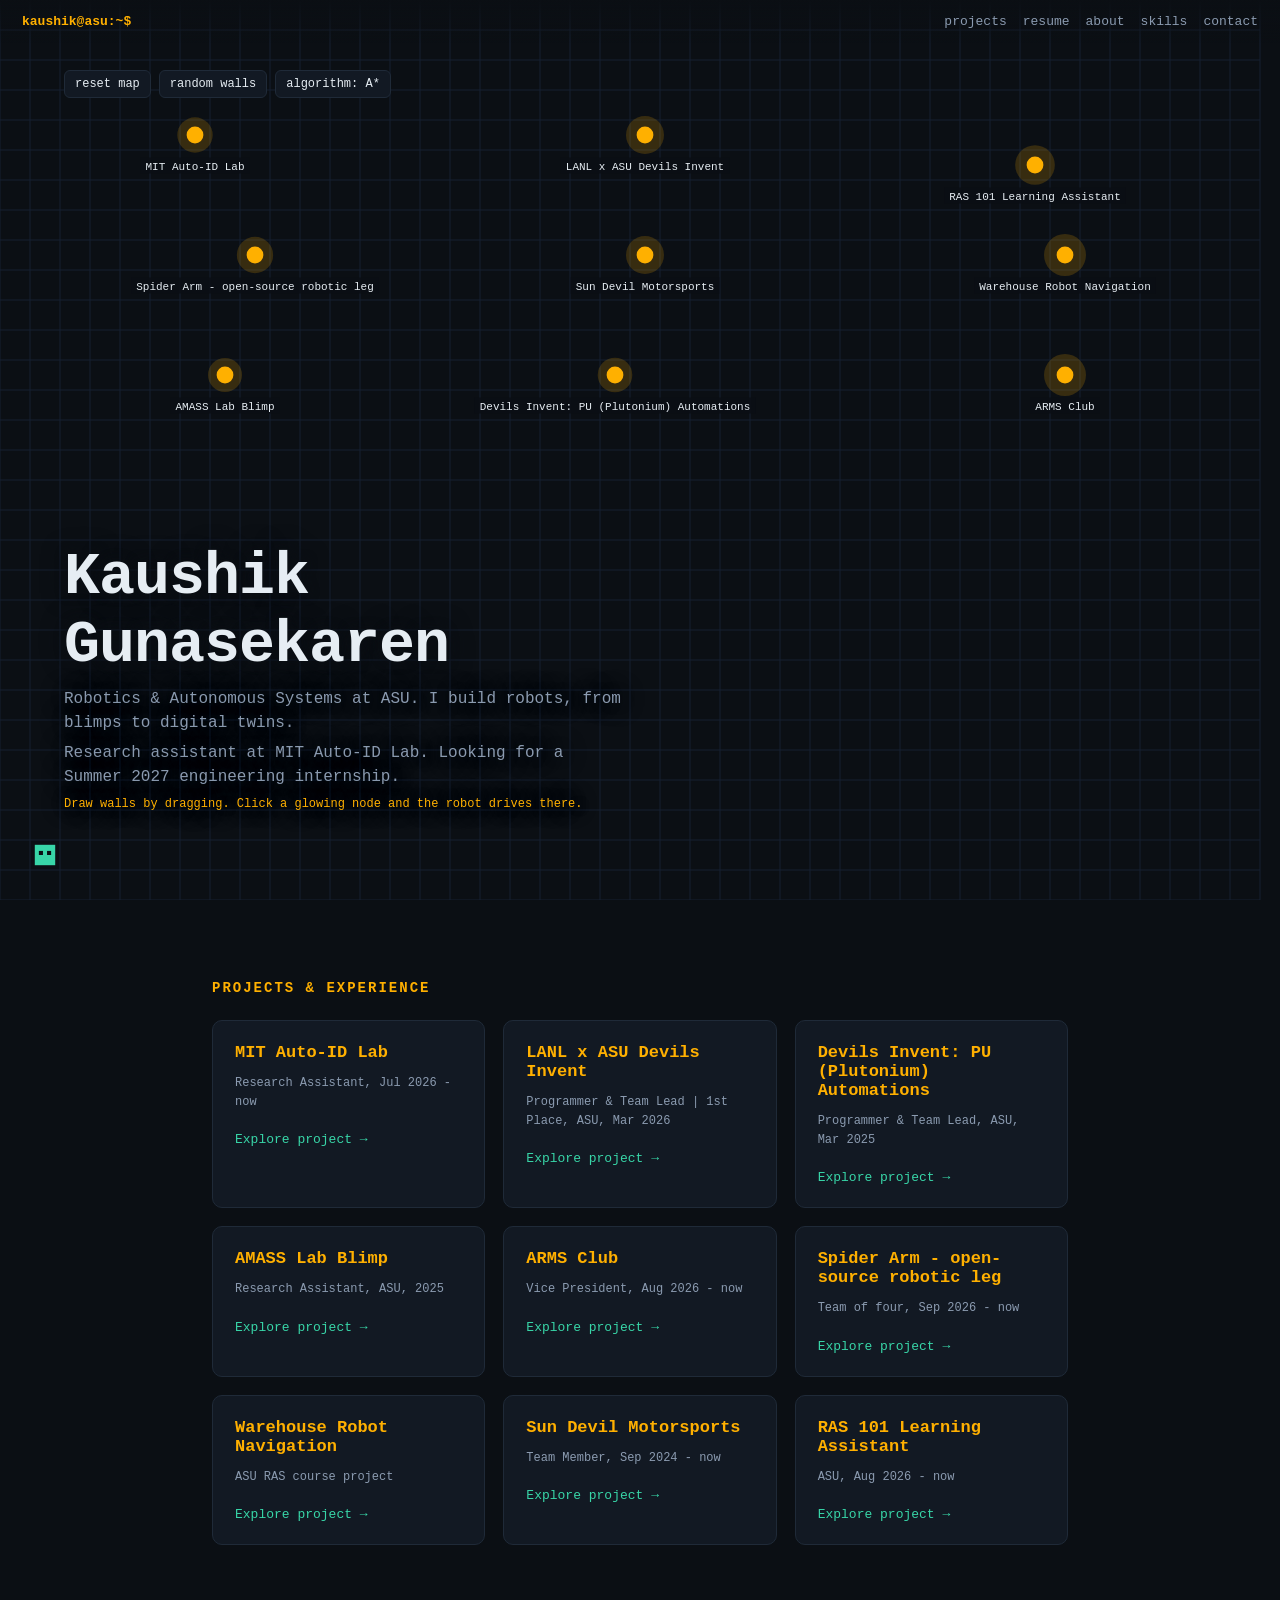
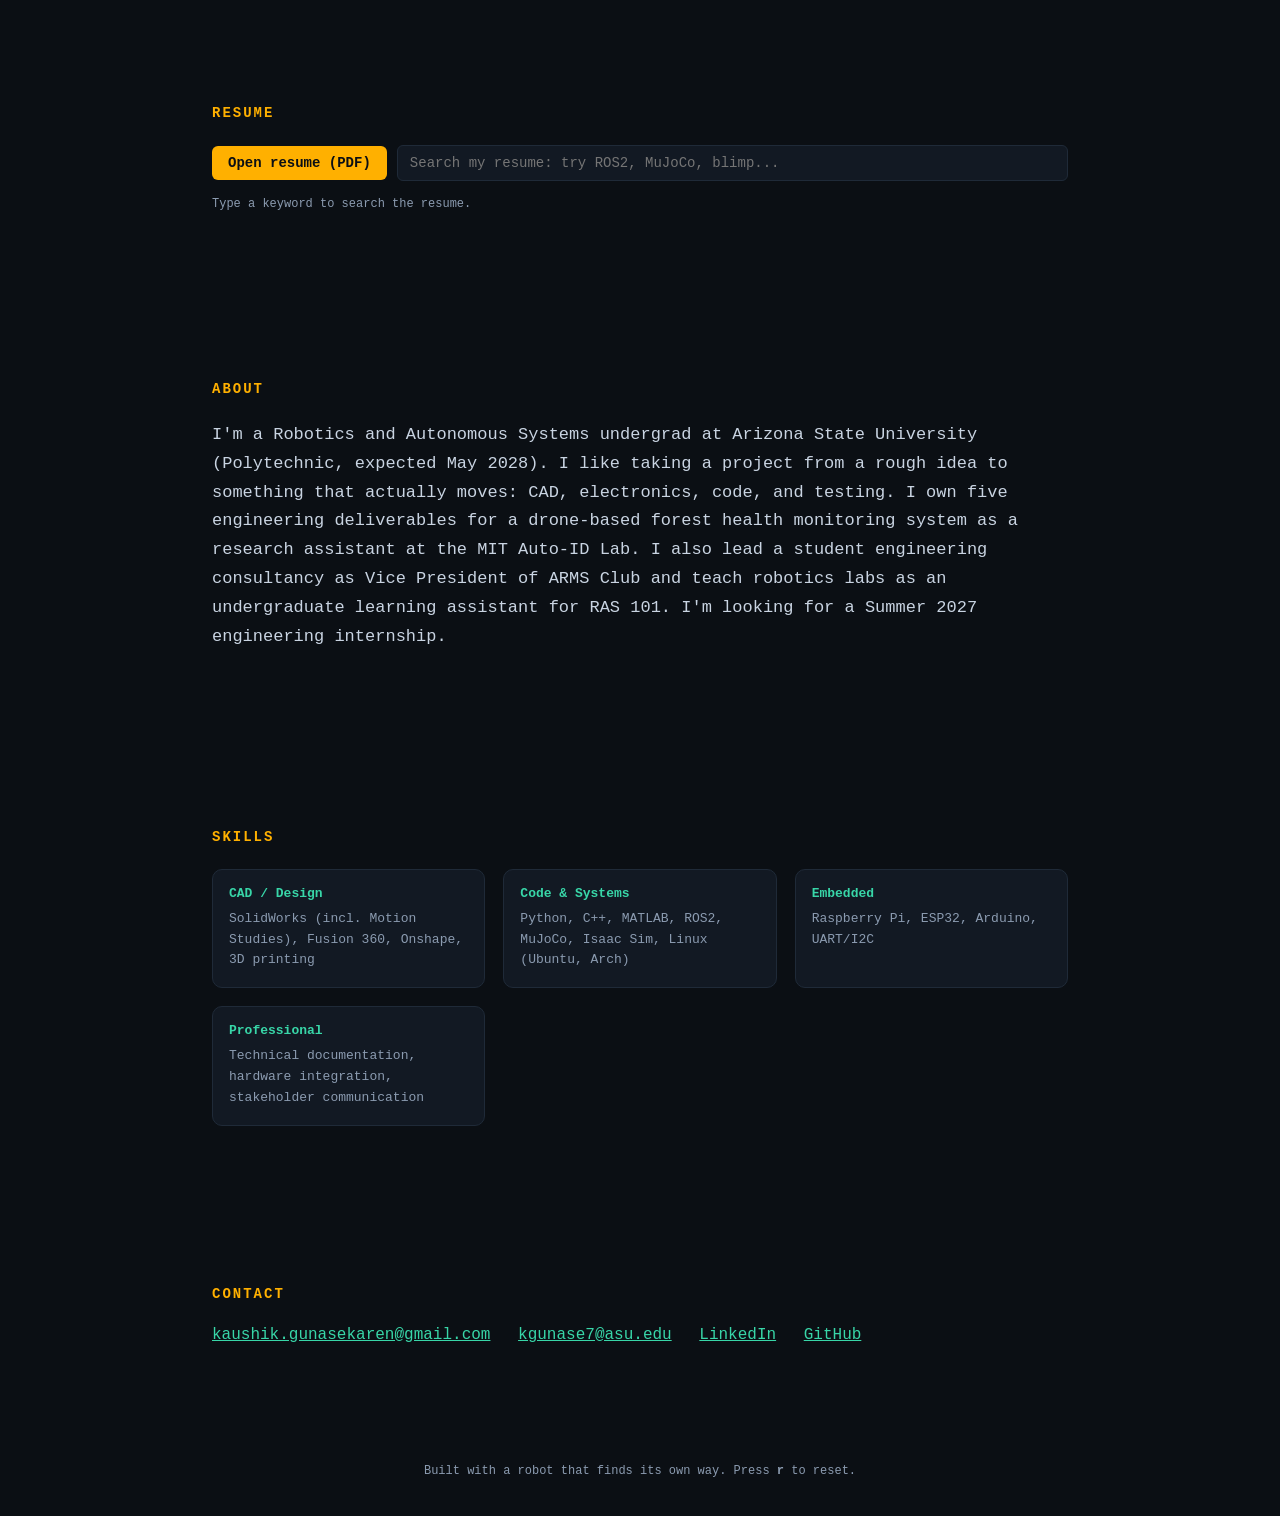
<file: index.html>
<!doctype html>
<!-- Portfolio home. Shared styles, data, robot logic, and resume search live in assets/. See README.md. -->
<html lang="en">
<head>
<meta charset="utf-8">
<meta name="viewport" content="width=device-width,initial-scale=1">
<title>Kaushik Gunasekaren - Robotics & Autonomous Systems</title>
<meta name="description" content="Robotics and Autonomous Systems student at ASU. Research, hackathons, and robots.">
<link rel="stylesheet" href="assets/styles.css">
<script defer src="assets/projects.js"></script>
<script defer src="assets/home.js"></script>
<script defer src="assets/resume.js"></script>
</head>
<body>
<!-- Top bar. Anchor links jump to the section ids further down. -->
<header><b>kaushik@asu:~$</b><nav><a href="#projects">projects</a><a href="#resume">resume</a><a href="#about">about</a><a href="#skills">skills</a><a href="#contact">contact</a></nav></header>

<!--
  Hero: interactive pathfinding demo. The canvas is drawn by the script at the bottom of the page.
  Drag on the grid to draw or erase walls. Click a glowing node and the robot drives there.
-->
<div id="stage">
  <canvas id="c" aria-label="Interactive robot pathfinding map. Project links are available in the Projects section below."></canvas>
  <div class="tools">
    <button id="reset">reset map</button>
    <button id="rand">random walls</button>
    <button id="algo">algorithm: A*</button>
  </div>
  <div class="hero">
    <h1>Kaushik Gunasekaren</h1>
    <p>Robotics &amp; Autonomous Systems at ASU. I build robots, from blimps to digital twins.</p>
    <p>Research assistant at MIT Auto-ID Lab. Looking for a Summer 2027 engineering internship.</p>
    <p class="hint">Draw walls by dragging. Click a glowing node and the robot drives there.</p>
  </div>
  <div id="panel"><button id="x" aria-label="close">&times;</button><h3 id="pt"></h3><div class="when" id="pw"></div><ul id="pl"></ul><div class="tags" id="pg"></div><a id="project-open" class="btn page-link" href="#projects">Explore this project</a></div>
</div>

<!-- Accessible project directory, generated from the same data as the glowing nodes. -->
<section id="projects"><h2>Projects &amp; experience</h2><div id="project-list" class="cols"></div><noscript>Enable JavaScript to show project links and the interactive map.</noscript></section>

<!-- Resume: button opens the PDF (3-resume.pdf in the repo root); the search box filters the RES array in assets/resume.js, line by line. -->
<section id="resume">
  <h2>Resume</h2>
  <div class="rs"><a class="btn" href="3-resume.pdf" target="_blank" rel="noopener">Open resume (PDF)</a><input id="q" aria-label="Search resume" type="search" placeholder="Search my resume: try ROS2, MuJoCo, blimp..." autocomplete="off"></div>
  <div id="rc"></div><div id="rr"></div>
</section>

<!-- About: short bio and what I am looking for. -->
<section id="about" class="about">
  <h2>About</h2>
  <p>I'm a Robotics and Autonomous Systems undergrad at Arizona State University (Polytechnic, expected May 2028). I like taking a project from a rough idea to something that actually moves: CAD, electronics, code, and testing. I own five engineering deliverables for a drone-based forest health monitoring system as a research assistant at the MIT Auto-ID Lab. I also lead a student engineering consultancy as Vice President of ARMS Club and teach robotics labs as an undergraduate learning assistant for RAS 101. I'm looking for a Summer 2027 engineering internship.</p>
</section>

<!-- Skills: one card per category. Copy a .card div to add another. -->
<section id="skills">
  <h2>Skills</h2>
  <div class="cols">
    <div class="card"><h4>CAD / Design</h4><p>SolidWorks (incl. Motion Studies), Fusion 360, Onshape, 3D printing</p></div>
    <div class="card"><h4>Code &amp; Systems</h4><p>Python, C++, MATLAB, ROS2, MuJoCo, Isaac Sim, Linux (Ubuntu, Arch)</p></div>
    <div class="card"><h4>Embedded</h4><p>Raspberry Pi, ESP32, Arduino, UART/I2C</p></div>
    <div class="card"><h4>Professional</h4><p>Technical documentation, hardware integration, stakeholder communication</p></div>
  </div>
</section>

<!-- Contact: email and profile links. External links use rel=noopener so the new tab cannot reach back into this page. -->
<section id="contact">
  <h2>Contact</h2>
  <div class="links">
    <a href="mailto:kaushik.gunasekaren@gmail.com">kaushik.gunasekaren@gmail.com</a>
    <a href="mailto:kgunase7@asu.edu">kgunase7@asu.edu</a>
    <a href="https://www.linkedin.com/in/kaushik-gunasekaren" target="_blank" rel="noopener">LinkedIn</a>
    <a href="https://github.com/kaushikgunasekaren" target="_blank" rel="noopener">GitHub</a>
  </div>
</section>
<!-- Footer. The 'r' keyboard shortcut is wired up in the script (keydown handler). -->
<footer>Built with a robot that finds its own way. Press <b>r</b> to reset.</footer>


</body>
</html>
</file>
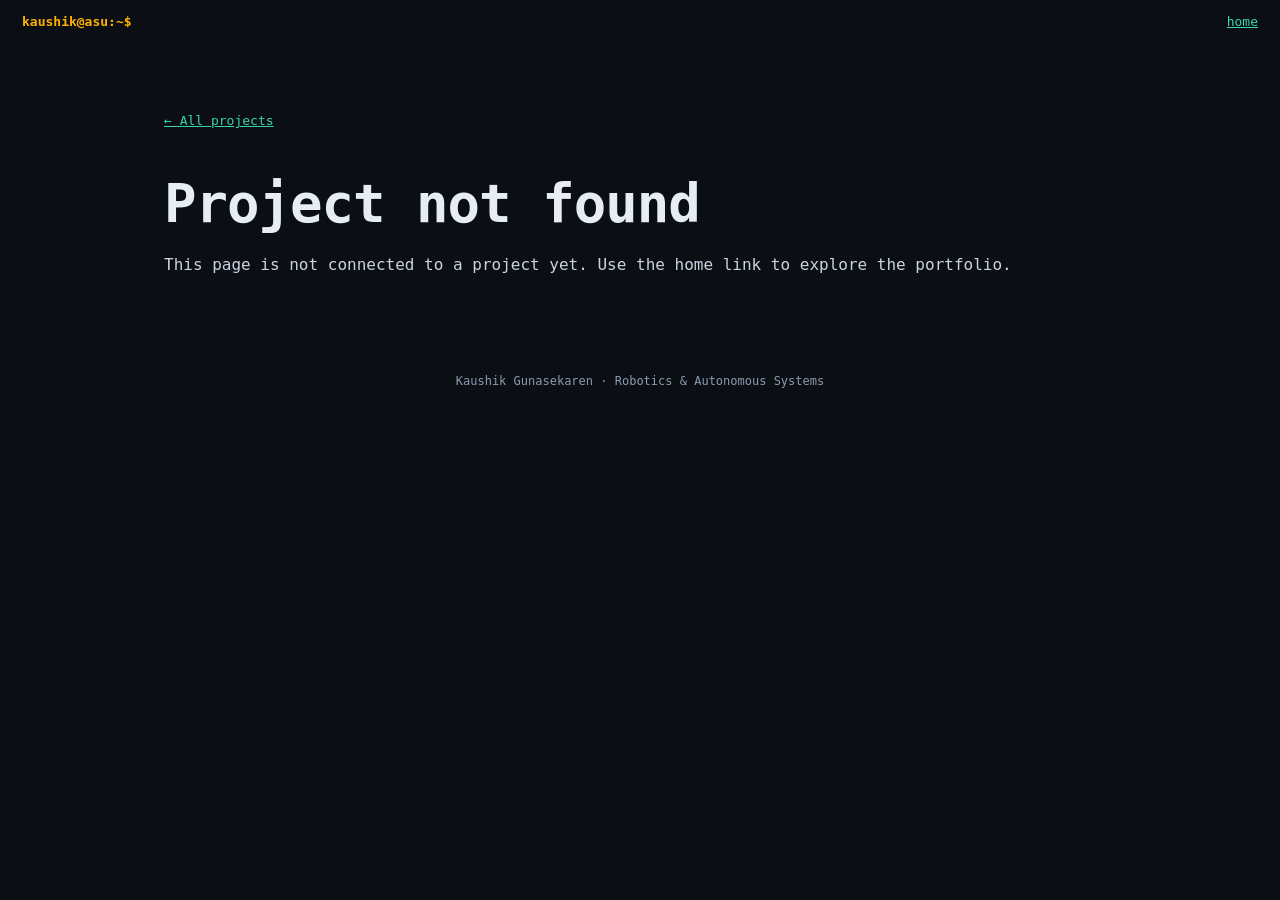
<file: projects/_template/index.html>
<!doctype html>
<!-- Static wrapper for one project. Keep data-project aligned with its id in assets/projects.js.
     All layout and rendering is shared; add optional case-study sections in that data file. -->
<html lang="en"><head><meta charset="utf-8"><meta name="viewport" content="width=device-width,initial-scale=1">
<title>Project title - Kaushik Gunasekaren</title><meta name="description" content="Project title project and experience page.">
<link rel="stylesheet" href="../../assets/styles.css">
<script defer src="../../assets/projects.js"></script><script defer src="../../assets/project-page.js"></script><script defer src="../../assets/demos.js"></script></head>
<body data-project="REPLACE-WITH-ID"><header><b>kaushik@asu:~$</b><a href="../../">home</a></header>
<main class="project-main"><a class="back" href="../../#projects">← All projects</a><div id="project-content"></div>
<noscript>Enable JavaScript to load this project from the shared portfolio data.</noscript></main>
<footer>Kaushik Gunasekaren · Robotics &amp; Autonomous Systems</footer></body></html>
</file>
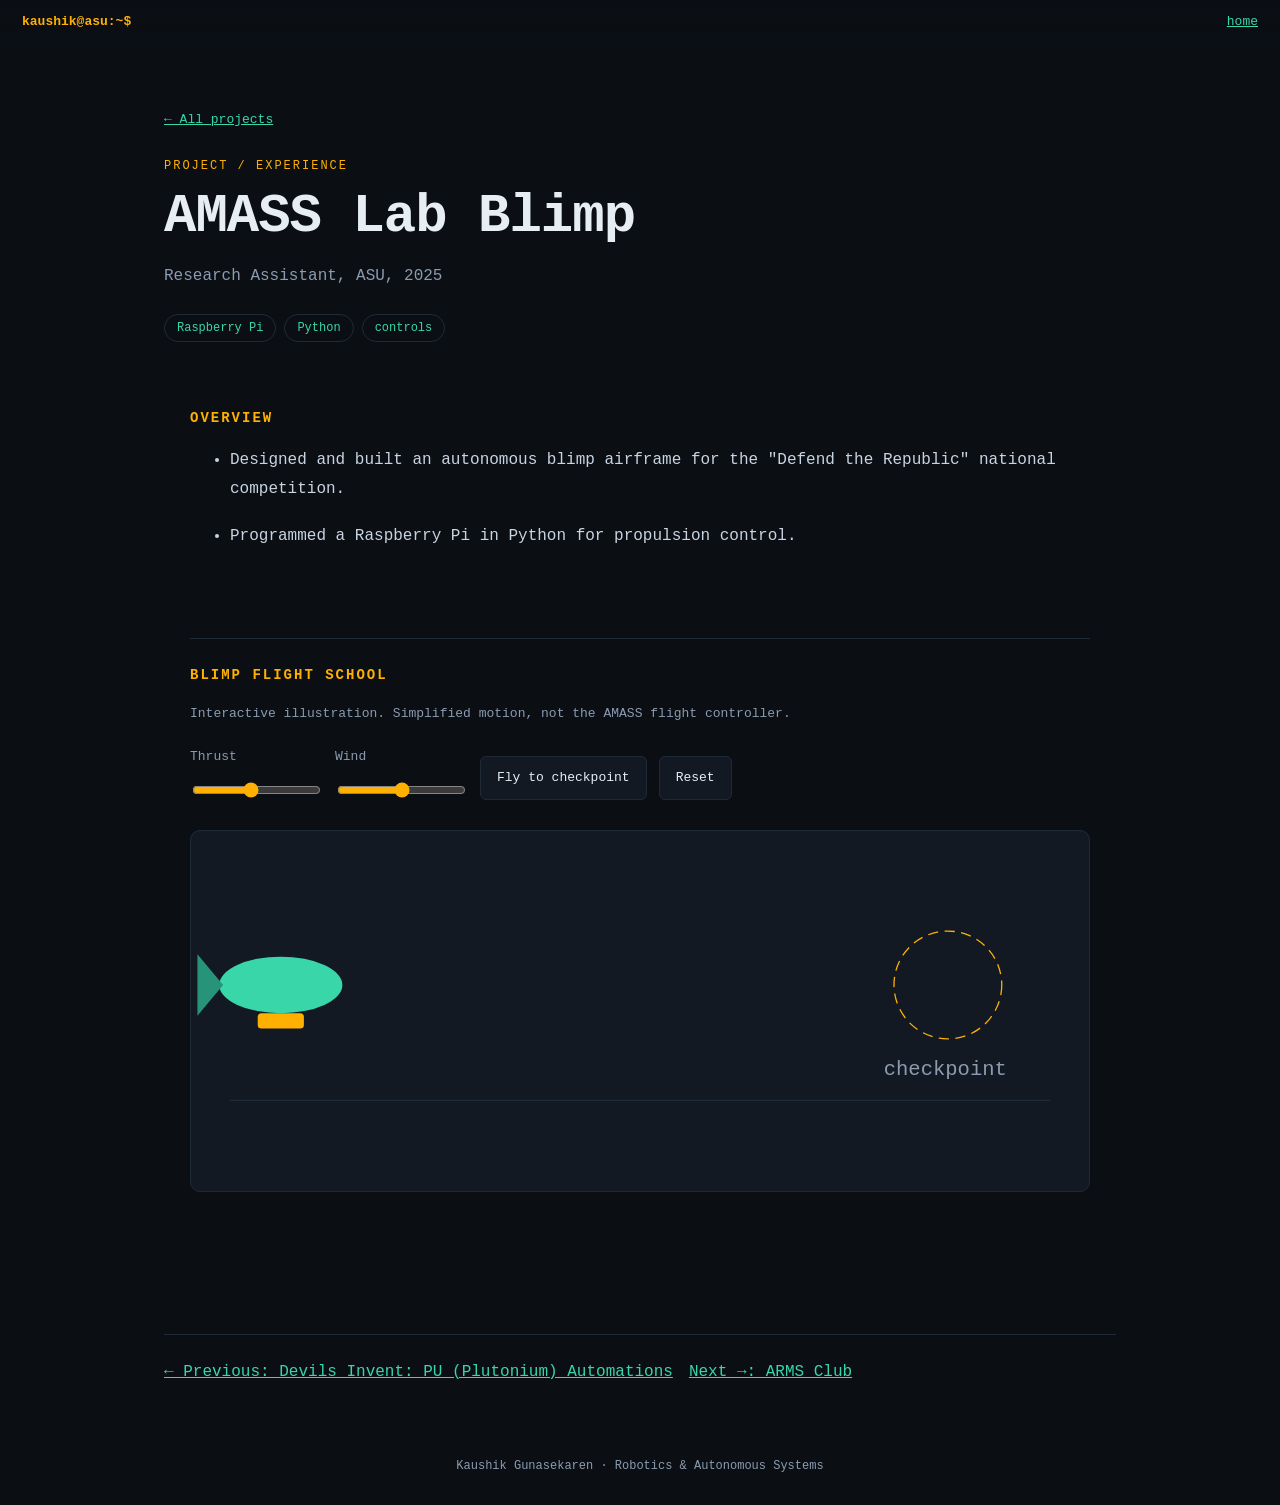
<file: projects/amass/index.html>
<!doctype html>
<!-- Static wrapper for one project. Keep data-project aligned with its id in assets/projects.js.
     All layout and rendering is shared; add optional case-study sections in that data file. -->
<html lang="en"><head><meta charset="utf-8"><meta name="viewport" content="width=device-width,initial-scale=1">
<title>AMASS Lab Blimp - Kaushik Gunasekaren</title><meta name="description" content="AMASS Lab Blimp project and experience page.">
<link rel="stylesheet" href="../../assets/styles.css">
<script defer src="../../assets/projects.js"></script><script defer src="../../assets/project-page.js"></script><script defer src="../../assets/demos.js"></script></head>
<body data-project="amass"><header><b>kaushik@asu:~$</b><a href="../../">home</a></header>
<main class="project-main"><a class="back" href="../../#projects">← All projects</a><div id="project-content"></div>
<noscript>Enable JavaScript to load this project from the shared portfolio data.</noscript></main>
<footer>Kaushik Gunasekaren · Robotics &amp; Autonomous Systems</footer></body></html>
</file>
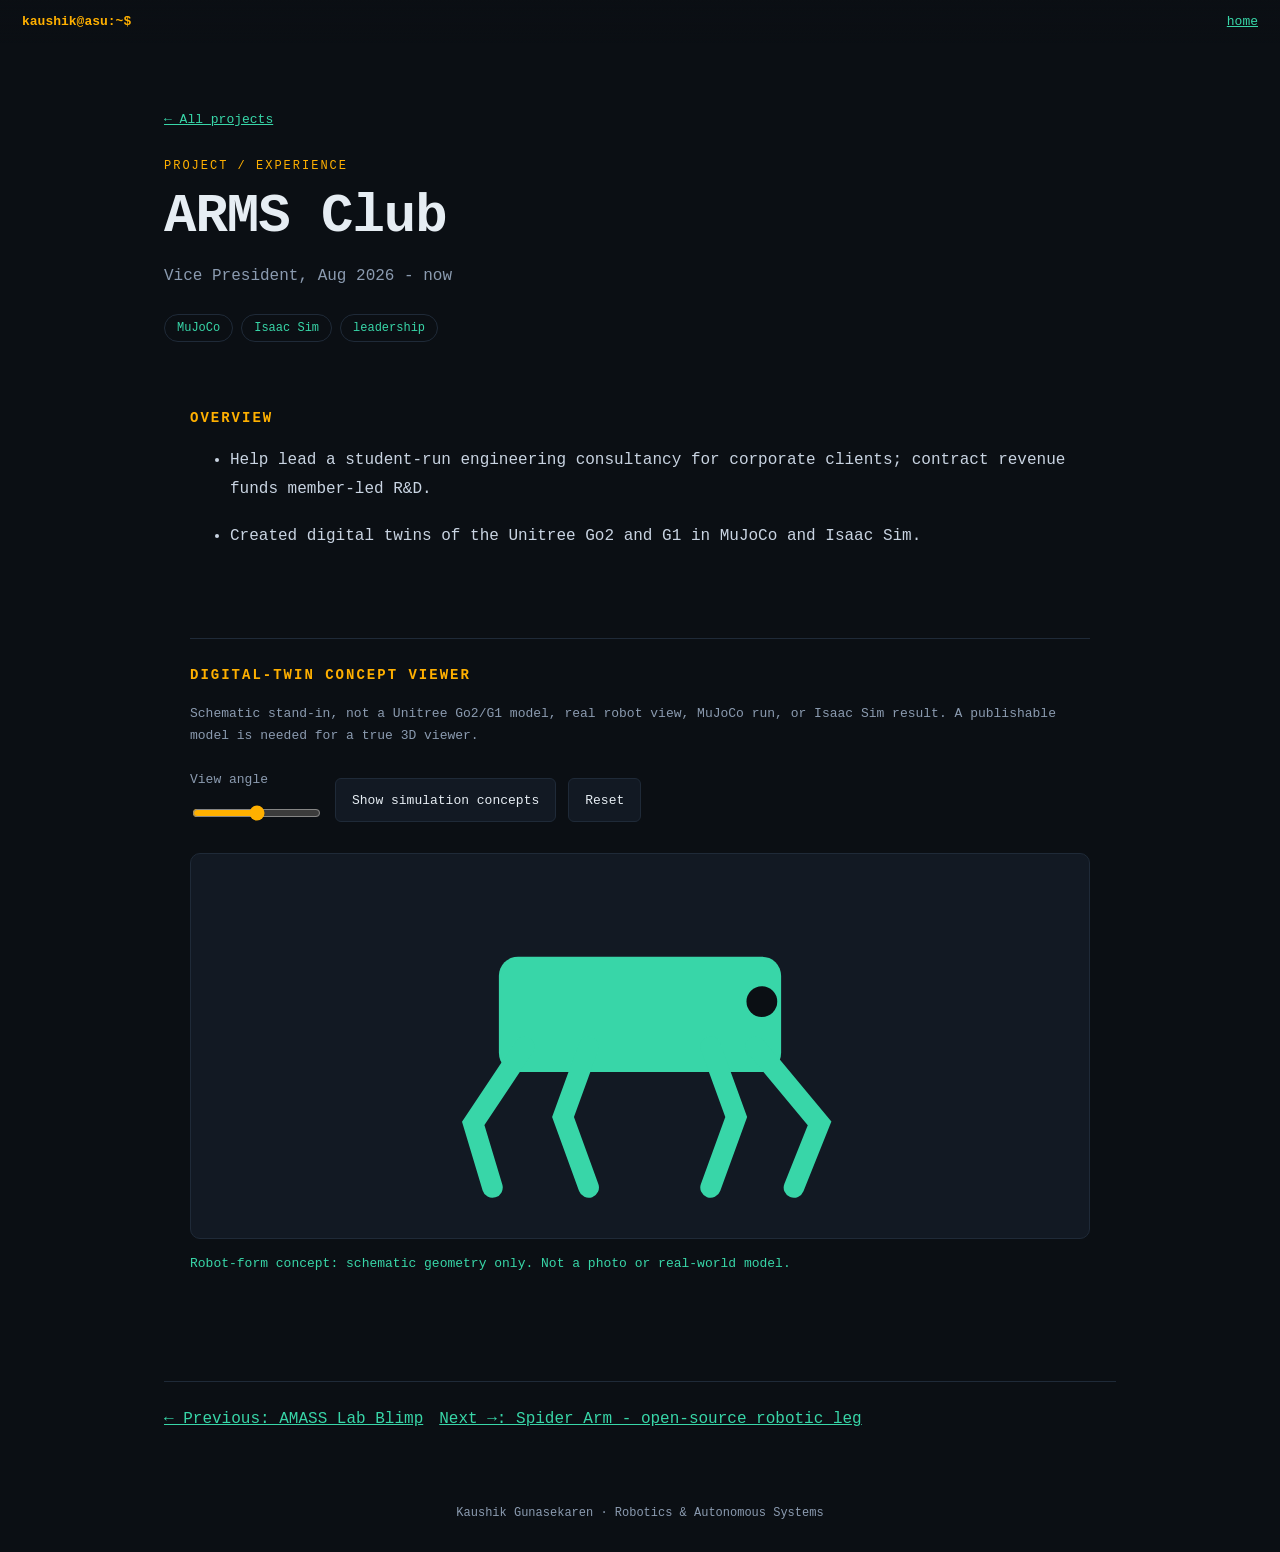
<file: projects/arms/index.html>
<!doctype html>
<!-- Static wrapper for one project. Keep data-project aligned with its id in assets/projects.js.
     All layout and rendering is shared; add optional case-study sections in that data file. -->
<html lang="en"><head><meta charset="utf-8"><meta name="viewport" content="width=device-width,initial-scale=1">
<title>ARMS Club - Kaushik Gunasekaren</title><meta name="description" content="ARMS Club project and experience page.">
<link rel="stylesheet" href="../../assets/styles.css">
<script defer src="../../assets/projects.js"></script><script defer src="../../assets/project-page.js"></script><script defer src="../../assets/demos.js"></script></head>
<body data-project="arms"><header><b>kaushik@asu:~$</b><a href="../../">home</a></header>
<main class="project-main"><a class="back" href="../../#projects">← All projects</a><div id="project-content"></div>
<noscript>Enable JavaScript to load this project from the shared portfolio data.</noscript></main>
<footer>Kaushik Gunasekaren · Robotics &amp; Autonomous Systems</footer></body></html>
</file>
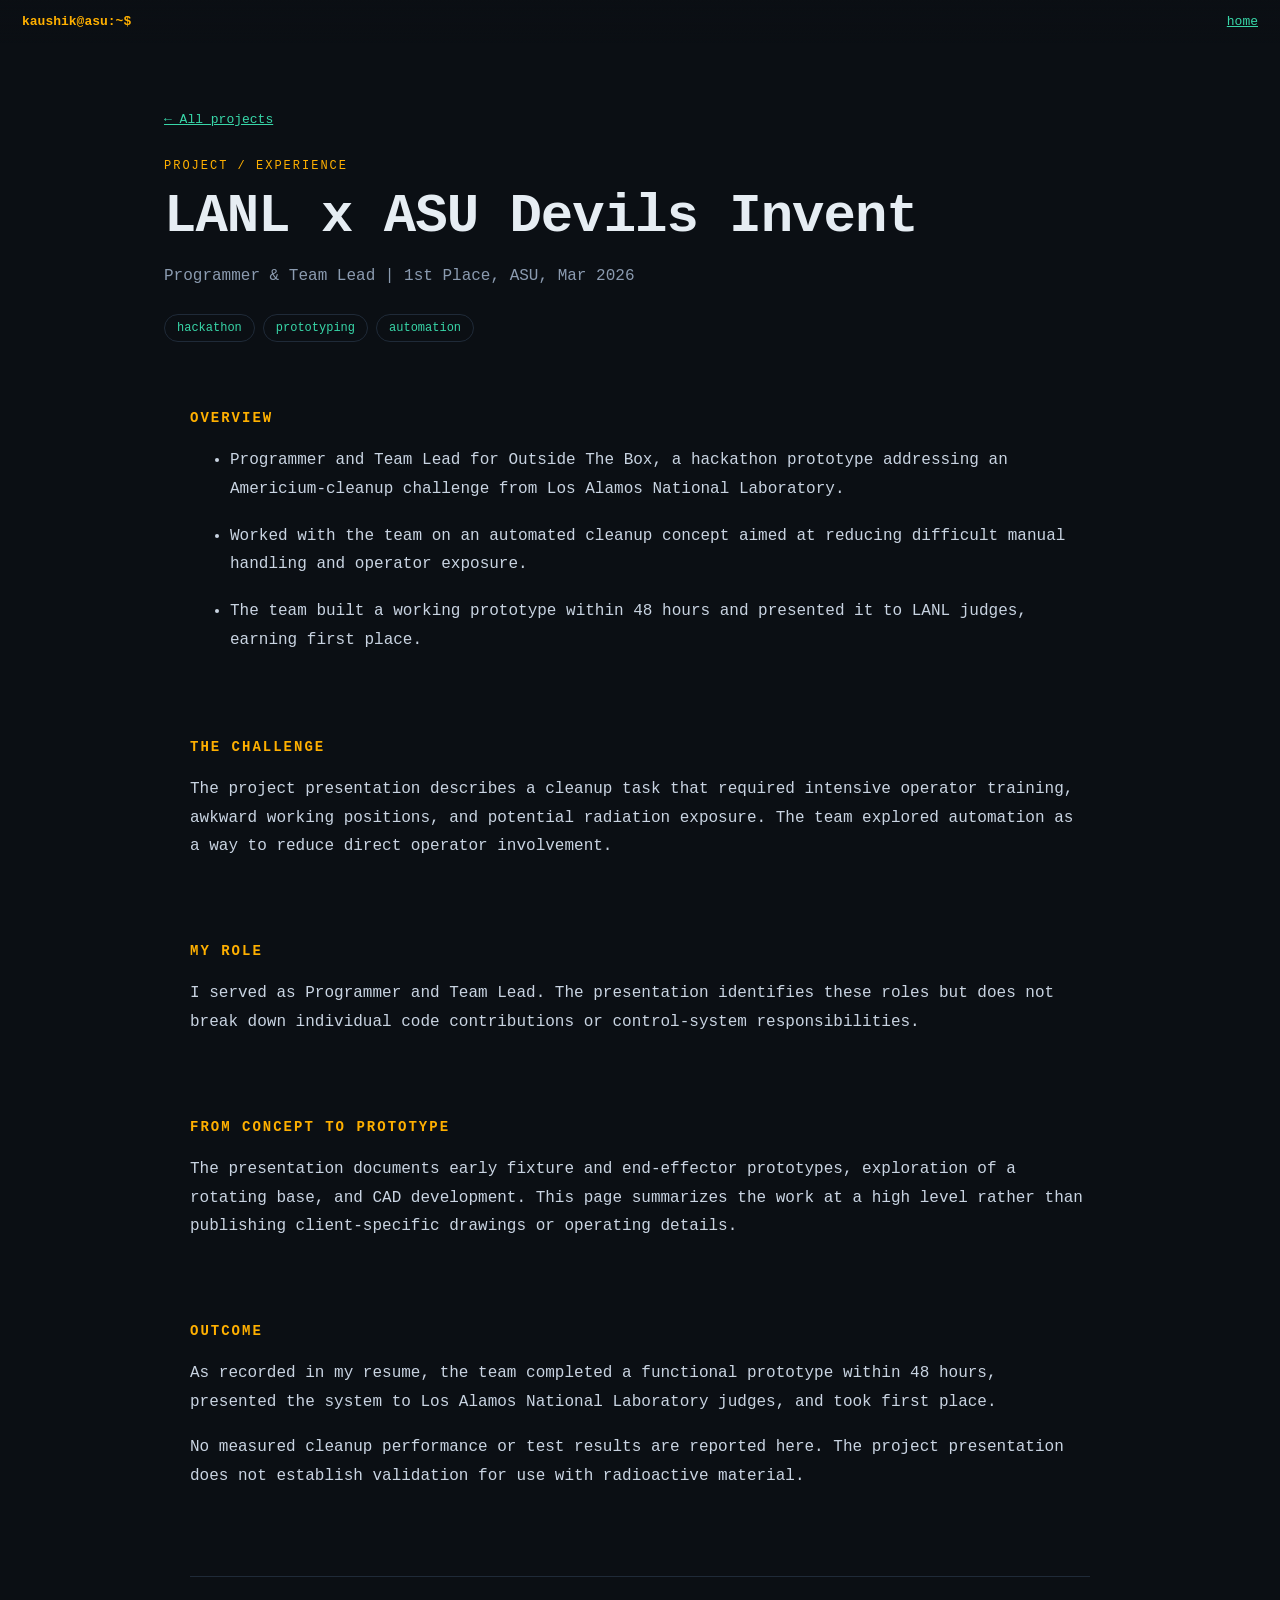
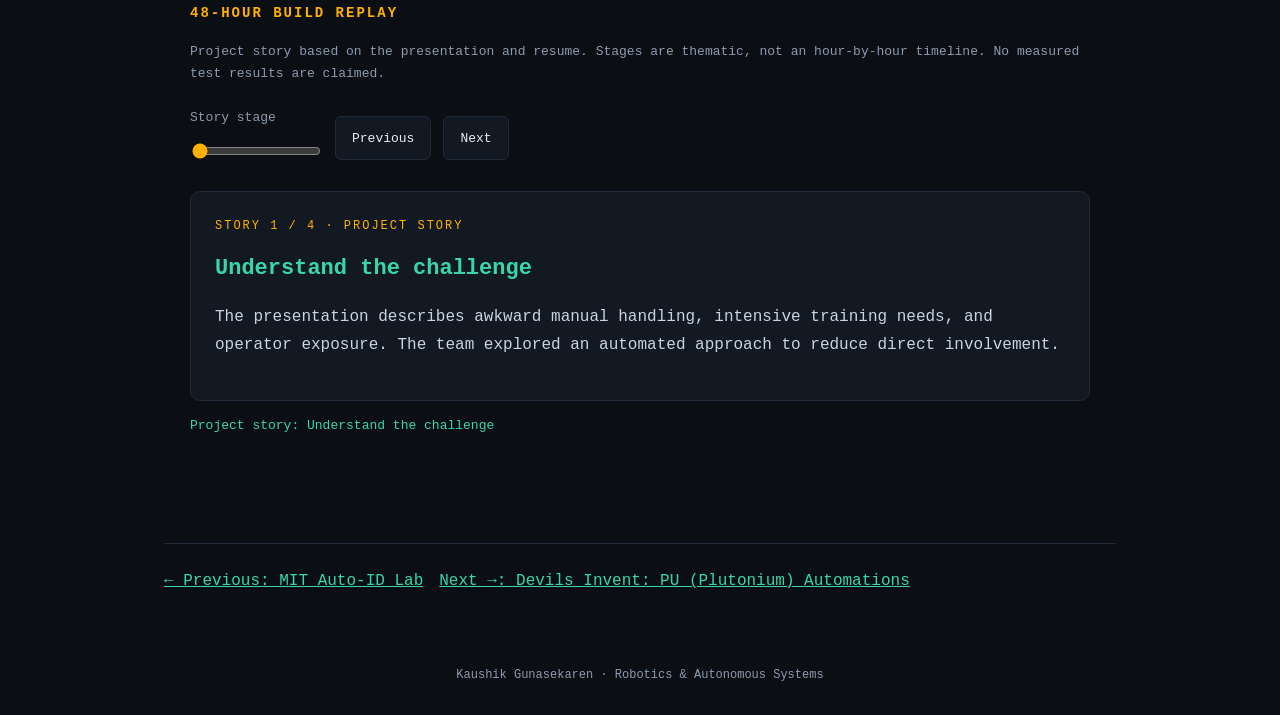
<file: projects/lanl/index.html>
<!doctype html>
<!-- Static wrapper for one project. Keep data-project aligned with its id in assets/projects.js.
     All layout and rendering is shared; add optional case-study sections in that data file. -->
<html lang="en"><head><meta charset="utf-8"><meta name="viewport" content="width=device-width,initial-scale=1">
<title>LANL x ASU Devils Invent - Kaushik Gunasekaren</title><meta name="description" content="LANL x ASU Devils Invent project and experience page.">
<link rel="stylesheet" href="../../assets/styles.css">
<script defer src="../../assets/projects.js"></script><script defer src="../../assets/project-page.js"></script><script defer src="../../assets/demos.js"></script></head>
<body data-project="lanl"><header><b>kaushik@asu:~$</b><a href="../../">home</a></header>
<main class="project-main"><a class="back" href="../../#projects">← All projects</a><div id="project-content"></div>
<noscript>Enable JavaScript to load this project from the shared portfolio data.</noscript></main>
<footer>Kaushik Gunasekaren · Robotics &amp; Autonomous Systems</footer></body></html>
</file>
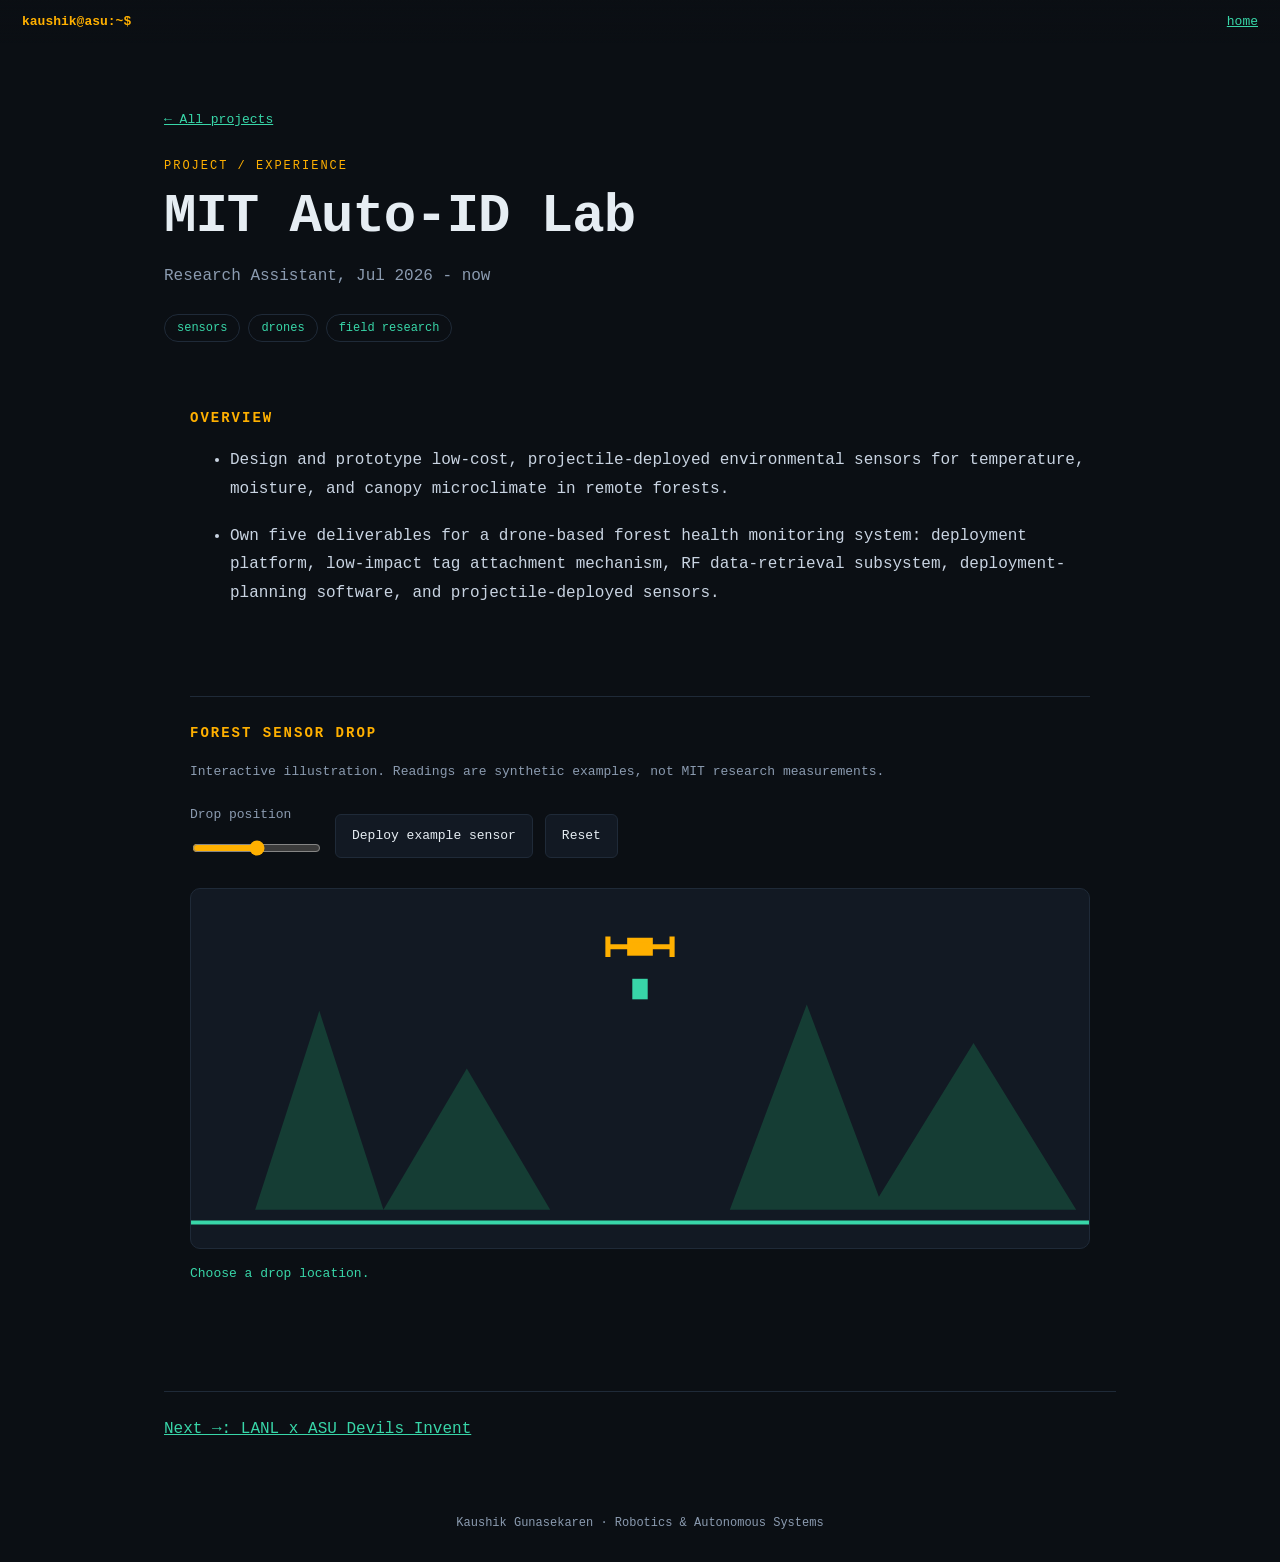
<file: projects/mit/index.html>
<!doctype html>
<!-- Static wrapper for one project. Keep data-project aligned with its id in assets/projects.js.
     All layout and rendering is shared; add optional case-study sections in that data file. -->
<html lang="en"><head><meta charset="utf-8"><meta name="viewport" content="width=device-width,initial-scale=1">
<title>MIT Auto-ID Lab - Kaushik Gunasekaren</title><meta name="description" content="MIT Auto-ID Lab project and experience page.">
<link rel="stylesheet" href="../../assets/styles.css">
<script defer src="../../assets/projects.js"></script><script defer src="../../assets/project-page.js"></script><script defer src="../../assets/demos.js"></script></head>
<body data-project="mit"><header><b>kaushik@asu:~$</b><a href="../../">home</a></header>
<main class="project-main"><a class="back" href="../../#projects">← All projects</a><div id="project-content"></div>
<noscript>Enable JavaScript to load this project from the shared portfolio data.</noscript></main>
<footer>Kaushik Gunasekaren · Robotics &amp; Autonomous Systems</footer></body></html>
</file>
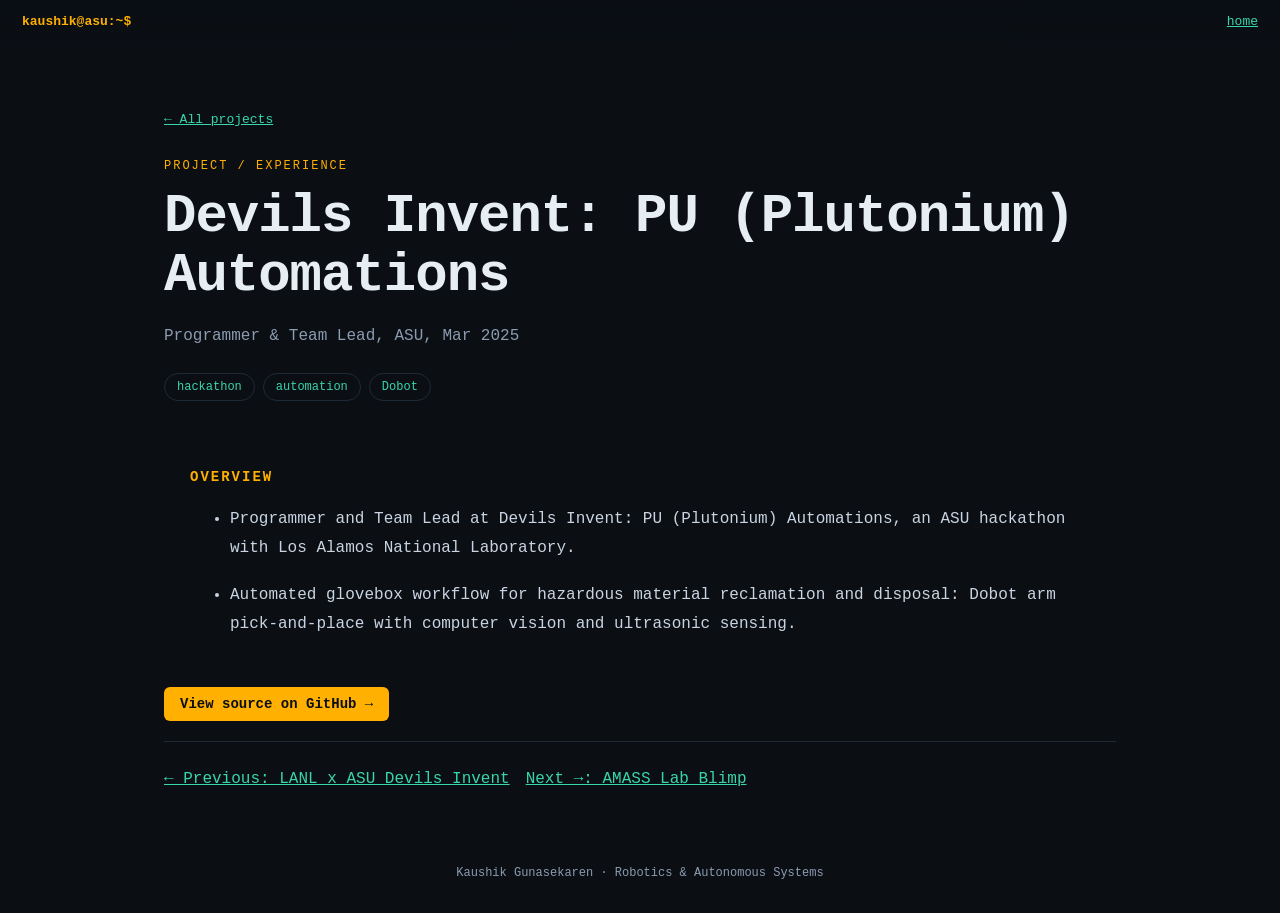
<file: projects/pu-automations/index.html>
<!doctype html>
<!-- Static wrapper for one project. Keep data-project aligned with its id in assets/projects.js.
     All layout and rendering is shared; add optional case-study sections in that data file. -->
<html lang="en"><head><meta charset="utf-8"><meta name="viewport" content="width=device-width,initial-scale=1">
<title>Devils Invent: PU (Plutonium) Automations - Kaushik Gunasekaren</title><meta name="description" content="Devils Invent: PU (Plutonium) Automations hackathon project page.">
<link rel="stylesheet" href="../../assets/styles.css">
<script defer src="../../assets/projects.js"></script><script defer src="../../assets/project-page.js"></script><script defer src="../../assets/demos.js"></script></head>
<body data-project="pu-automations"><header><b>kaushik@asu:~$</b><a href="../../">home</a></header>
<main class="project-main"><a class="back" href="../../#projects">← All projects</a><div id="project-content"></div>
<noscript>Enable JavaScript to load this project from the shared portfolio data.</noscript></main>
<footer>Kaushik Gunasekaren · Robotics &amp; Autonomous Systems</footer></body></html>
</file>
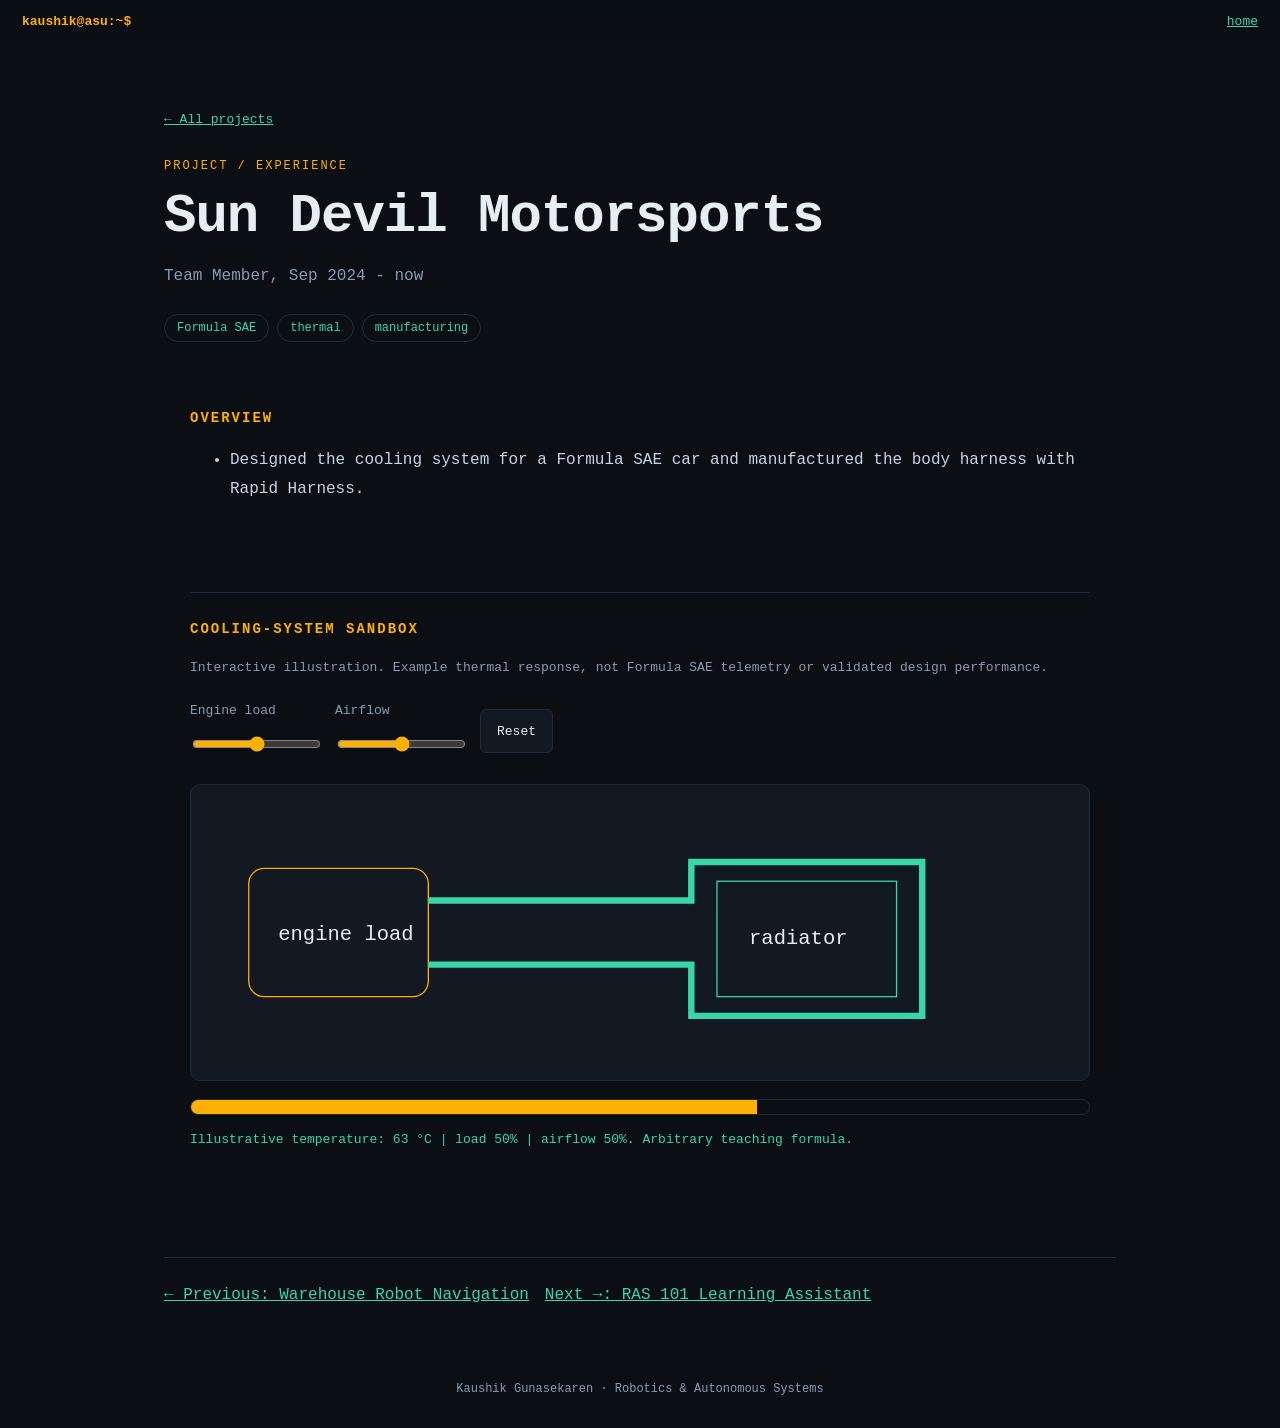
<file: projects/sdm/index.html>
<!doctype html>
<!-- Static wrapper for one project. Keep data-project aligned with its id in assets/projects.js.
     All layout and rendering is shared; add optional case-study sections in that data file. -->
<html lang="en"><head><meta charset="utf-8"><meta name="viewport" content="width=device-width,initial-scale=1">
<title>Sun Devil Motorsports - Kaushik Gunasekaren</title><meta name="description" content="Sun Devil Motorsports project and experience page.">
<link rel="stylesheet" href="../../assets/styles.css">
<script defer src="../../assets/projects.js"></script><script defer src="../../assets/project-page.js"></script><script defer src="../../assets/demos.js"></script></head>
<body data-project="sdm"><header><b>kaushik@asu:~$</b><a href="../../">home</a></header>
<main class="project-main"><a class="back" href="../../#projects">← All projects</a><div id="project-content"></div>
<noscript>Enable JavaScript to load this project from the shared portfolio data.</noscript></main>
<footer>Kaushik Gunasekaren · Robotics &amp; Autonomous Systems</footer></body></html>
</file>
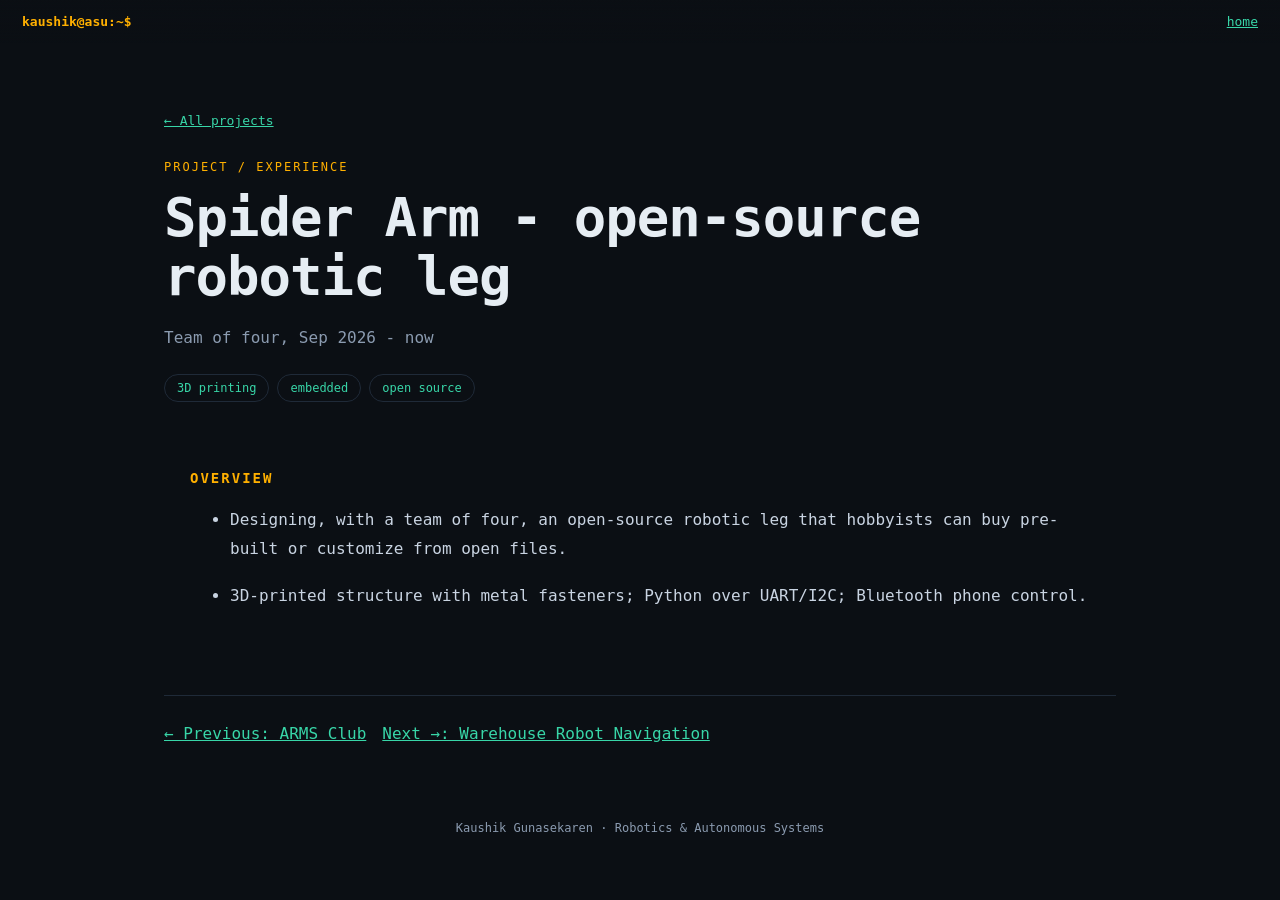
<file: projects/spider/index.html>
<!doctype html>
<!-- Static wrapper for one project. Keep data-project aligned with its id in assets/projects.js.
     All layout and rendering is shared; add optional case-study sections in that data file. -->
<html lang="en"><head><meta charset="utf-8"><meta name="viewport" content="width=device-width,initial-scale=1">
<title>Spider Arm - Kaushik Gunasekaren</title><meta name="description" content="Spider Arm project and experience page.">
<link rel="stylesheet" href="../../assets/styles.css">
<script defer src="../../assets/projects.js"></script><script defer src="../../assets/project-page.js"></script><script defer src="../../assets/demos.js"></script></head>
<body data-project="spider"><header><b>kaushik@asu:~$</b><a href="../../">home</a></header>
<main class="project-main"><a class="back" href="../../#projects">← All projects</a><div id="project-content"></div>
<noscript>Enable JavaScript to load this project from the shared portfolio data.</noscript></main>
<footer>Kaushik Gunasekaren · Robotics &amp; Autonomous Systems</footer></body></html>
</file>
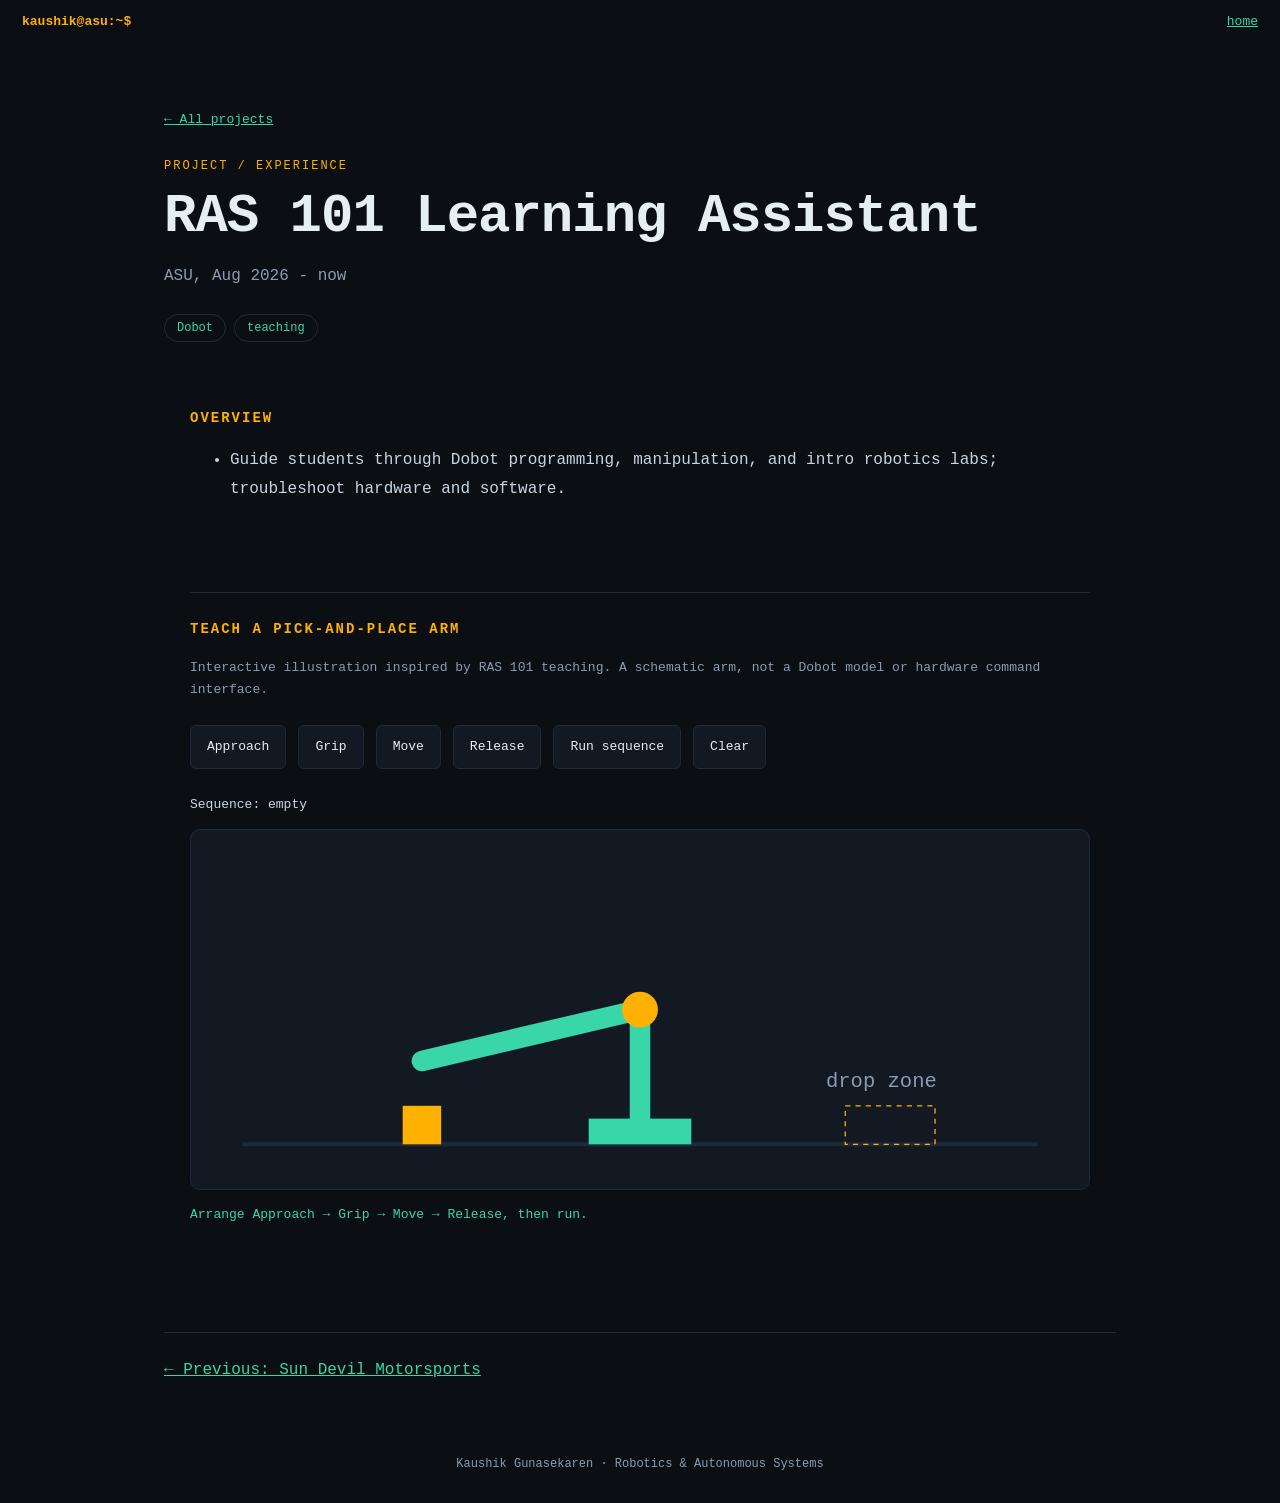
<file: projects/ta/index.html>
<!doctype html>
<!-- Static wrapper for one project. Keep data-project aligned with its id in assets/projects.js.
     All layout and rendering is shared; add optional case-study sections in that data file. -->
<html lang="en"><head><meta charset="utf-8"><meta name="viewport" content="width=device-width,initial-scale=1">
<title>RAS 101 Learning Assistant - Kaushik Gunasekaren</title><meta name="description" content="RAS 101 Learning Assistant project and experience page.">
<link rel="stylesheet" href="../../assets/styles.css">
<script defer src="../../assets/projects.js"></script><script defer src="../../assets/project-page.js"></script><script defer src="../../assets/demos.js"></script></head>
<body data-project="ta"><header><b>kaushik@asu:~$</b><a href="../../">home</a></header>
<main class="project-main"><a class="back" href="../../#projects">← All projects</a><div id="project-content"></div>
<noscript>Enable JavaScript to load this project from the shared portfolio data.</noscript></main>
<footer>Kaushik Gunasekaren · Robotics &amp; Autonomous Systems</footer></body></html>
</file>
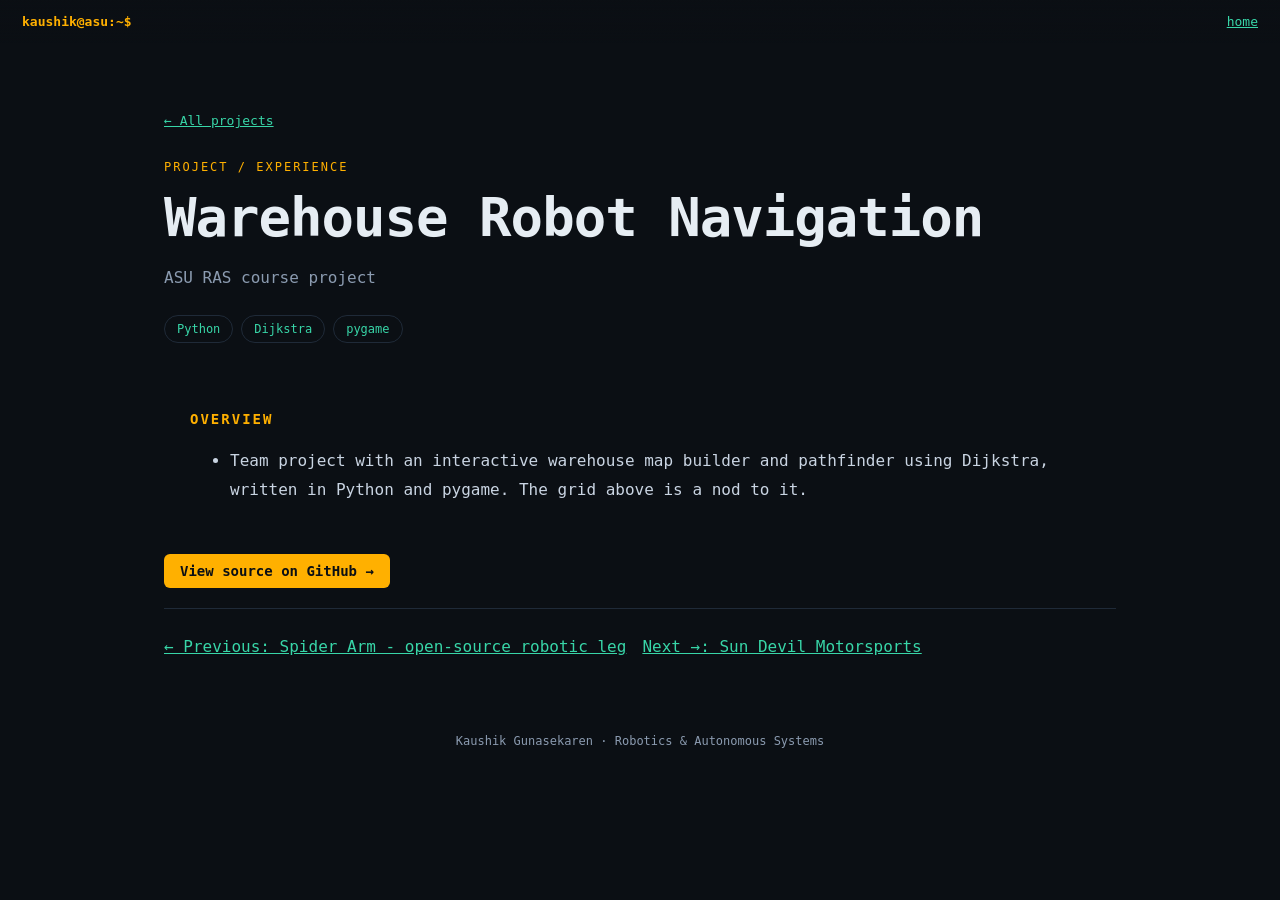
<file: projects/wh/index.html>
<!doctype html>
<!-- Static wrapper for one project. Keep data-project aligned with its id in assets/projects.js.
     All layout and rendering is shared; add optional case-study sections in that data file. -->
<html lang="en"><head><meta charset="utf-8"><meta name="viewport" content="width=device-width,initial-scale=1">
<title>Warehouse Robot Navigation - Kaushik Gunasekaren</title><meta name="description" content="Warehouse Robot Navigation project and experience page.">
<link rel="stylesheet" href="../../assets/styles.css">
<script defer src="../../assets/projects.js"></script><script defer src="../../assets/project-page.js"></script><script defer src="../../assets/demos.js"></script></head>
<body data-project="wh"><header><b>kaushik@asu:~$</b><a href="../../">home</a></header>
<main class="project-main"><a class="back" href="../../#projects">← All projects</a><div id="project-content"></div>
<noscript>Enable JavaScript to load this project from the shared portfolio data.</noscript></main>
<footer>Kaushik Gunasekaren · Robotics &amp; Autonomous Systems</footer></body></html>
</file>
<file: assets/styles.css>
/* Design tokens (colors). Change a value here and the whole page follows.
   --bg page background, --panel cards/panels, --line borders, --fg main text, --dim muted text, --acc amber accent, --acc2 green accent. */
:root{--bg:#0b0f14;--panel:#121923;--line:#1f2a38;--fg:#e6edf3;--dim:#8b9bb0;--acc:#ffb000;--acc2:#38d6a8}
/* Global reset and base page styling (dark theme, monospace font stack). */
*{box-sizing:border-box}
html,body{margin:0;background:var(--bg);color:var(--fg);font-family:ui-monospace,SFMono-Regular,Menlo,Consolas,monospace}
a{color:var(--acc2)}
/* Fixed top bar: site label on the left, section links (nav) on the right. Nav is hidden on small screens (see media query below). */
header{position:fixed;top:0;left:0;right:0;display:flex;justify-content:space-between;align-items:center;padding:14px 22px;z-index:5;background:linear-gradient(var(--bg),transparent);font-size:13px}
header b{color:var(--acc)}
nav a{margin-left:16px;color:var(--dim);text-decoration:none}
nav a:hover{color:var(--fg)}
/* Hero stage: a full-viewport area holding the canvas (grid/robot), the hero text, the control buttons and the project panel. */
#stage{position:relative;height:100vh;min-height:560px}
canvas{position:absolute;inset:0;width:100%;height:100%;display:block;cursor:crosshair}
/* Hero text overlay. pointer-events:none lets mouse/touch pass through to the canvas underneath. */
.hero{position:absolute;left:5vw;bottom:9vh;pointer-events:none;max-width:min(560px,90vw);text-shadow:0 0 12px var(--bg),0 0 24px var(--bg)}
.hero h1{font-size:clamp(30px,6vw,60px);margin:0 0 8px;letter-spacing:-1px}
.hero p{color:var(--dim);margin:0 0 6px;line-height:1.5}
.hero .hint{color:var(--acc);font-size:12px}
/* Project detail panel. Hidden by default; the class 'on' (added in arrive()) shows it when the robot reaches a project node. */
#panel{position:absolute;right:4vw;top:84px;width:min(380px,90vw);background:var(--panel);border:1px solid var(--line);border-radius:10px;padding:18px;display:none;z-index:4}
#panel.on{display:block}
#panel h3{margin:0 0 4px;color:var(--acc)}
#panel .when{color:var(--dim);font-size:12px;margin-bottom:10px}
#panel li{margin:6px 0;line-height:1.45;font-size:14px}
#panel ul{padding-left:18px;margin:0}
#panel .tags{margin-top:12px;display:flex;flex-wrap:wrap;gap:6px}
#panel .tags span{border:1px solid var(--line);color:var(--dim);padding:2px 8px;border-radius:99px;font-size:11px}
#panel button{position:absolute;top:10px;right:12px;background:none;border:0;color:var(--dim);font-size:18px;cursor:pointer}
/* Control buttons over the canvas (reset map, random walls, algorithm toggle). */
.tools{position:absolute;left:5vw;top:70px;display:flex;gap:8px;z-index:4;flex-wrap:wrap}
.tools button{background:var(--panel);color:var(--fg);border:1px solid var(--line);border-radius:6px;padding:6px 10px;font:inherit;font-size:12px;cursor:pointer}
.tools button:hover{border-color:var(--acc)}
/* Content sections below the hero: about, skills cards, contact links, footer. */
section{max-width:900px;margin:0 auto;padding:80px 22px}
section h2{color:var(--acc);font-size:14px;letter-spacing:2px;text-transform:uppercase;margin:0 0 24px}
.about p{font-size:17px;line-height:1.7;color:#c9d4e2}
.cols{display:grid;grid-template-columns:repeat(auto-fit,minmax(240px,1fr));gap:18px}
.card{background:var(--panel);border:1px solid var(--line);border-radius:10px;padding:16px}
.card h4{margin:0 0 8px;color:var(--acc2);font-size:13px}
.card p{margin:0;color:var(--dim);font-size:13px;line-height:1.6}
.links a{display:inline-block;margin:0 18px 10px 0;font-size:16px}
footer{color:var(--dim);font-size:12px;text-align:center;padding:30px}
/* Small-screen tweaks: hide nav and move the control buttons up. */
@media(max-width:640px){nav{display:none}.tools{top:56px}}

/* Resume section: PDF button, search box, and search result cards. #rr holds results, #rc the match count. */
.rs{display:flex;gap:10px;flex-wrap:wrap;align-items:center;margin-bottom:16px}
.btn{background:var(--acc);color:#0b0f14;text-decoration:none;padding:9px 16px;border-radius:6px;font-weight:700;font-size:14px}
.btn:hover{filter:brightness(1.1)}
#q{flex:1;min-width:200px;background:var(--panel);color:var(--fg);border:1px solid var(--line);border-radius:6px;padding:9px 12px;font:inherit;font-size:14px}
#q:focus{outline:none;border-color:var(--acc)}
#rr .hit{background:var(--panel);border:1px solid var(--line);border-radius:8px;padding:10px 12px;margin-bottom:8px;font-size:14px;line-height:1.5;color:#c9d4e2}
#rr .hit small{display:block;color:var(--dim);font-size:11px;text-transform:uppercase;letter-spacing:1px}
#rr mark{background:var(--acc);color:#0b0f14;border-radius:2px;padding:0 2px}
#rc{color:var(--dim);font-size:12px;margin-bottom:10px}

/* Shared additions: visible keyboard focus, accessible project directory, and dedicated pages. */
a:focus-visible,button:focus-visible,input:focus-visible{outline:2px solid var(--acc);outline-offset:4px}
#panel .page-link{display:inline-block;margin-top:16px}
#panel{max-height:calc(100vh - 110px);overflow:auto}
#c{touch-action:pan-y}
.project-card{display:block;text-decoration:none;padding:22px;transition:border-color .15s}
.project-card:hover{border-color:var(--acc)}
.project-card h3{color:var(--acc);font-size:17px;margin:0 0 12px}
.project-card .when{font-size:12px;color:var(--dim);line-height:1.6}
.project-card .open{display:block;margin-top:20px;color:var(--acc2);font-size:13px}
.project-main{max-width:1000px;margin:auto;padding:110px 24px 48px}
.project-main .back{display:inline-block;margin-bottom:32px;font-size:13px}
.project-main .eyebrow{color:var(--acc);font-size:12px;letter-spacing:2px}
.project-main h1{font-size:clamp(30px,5vw,54px);line-height:1.1;letter-spacing:-1px;margin:14px 0 18px;overflow-wrap:anywhere}
.project-main .when{color:var(--dim);line-height:1.6}
.project-main .tags{display:flex;flex-wrap:wrap;gap:8px;margin:24px 0 40px}
.project-main .tags span{border:1px solid var(--line);border-radius:99px;padding:6px 12px;font-size:12px;color:var(--acc2)}
.project-main section{padding:28px 0 38px}
.project-main li,.project-main p{line-height:1.8;color:#c9d4e2}
.project-main li{margin-bottom:18px}
.project-main h2{margin-bottom:20px}
.project-main .page-nav{display:flex;flex-wrap:wrap;gap:16px;border-top:1px solid var(--line);padding-top:28px;margin-top:28px}
@media(max-width:640px){header{padding:14px 16px}.hero{bottom:40px}.hero h1{font-size:36px}.project-main{padding:90px 20px 40px}.project-main .tags{margin-bottom:24px}#panel{right:5vw;top:100px}.cols{grid-template-columns:1fr}}

/* Project-only educational demos: touch-friendly controls, responsive vector scenes. */
.demo{border-top:1px solid var(--line);margin-top:32px}
.demo .demo-note{color:var(--dim);font-size:13px;line-height:1.7}
.demo-controls{display:flex;flex-wrap:wrap;gap:12px;align-items:center;margin:24px 0}
.demo-controls label{display:flex;flex-direction:column;gap:10px;font-size:13px;color:var(--dim)}
.demo-controls input{max-width:100%;accent-color:var(--acc);height:28px}
.demo-controls button{background:var(--panel);color:var(--fg);border:1px solid var(--line);padding:12px 16px;border-radius:6px;font:inherit;font-size:13px;cursor:pointer;min-height:44px}
.demo-controls button:hover{border-color:var(--acc)}
.demo svg{width:100%;height:auto;background:var(--panel);border:1px solid var(--line);border-radius:10px;display:block}
.demo-status{min-height:50px;color:var(--acc2)!important;font-size:13px}
.gauge{height:16px;border:1px solid var(--line);border-radius:8px;overflow:hidden;margin-top:18px}
.gauge div{height:100%;background:var(--acc);transition:width .2s}
.story-card{padding:24px;border:1px solid var(--line);border-radius:10px;background:var(--panel)}
.story-card h3{color:var(--acc2);font-size:22px}
.placeholder{border:1px dashed var(--dim);color:var(--dim);padding:38px 16px;text-align:center;font-size:13px}
.sequence{overflow-wrap:anywhere;font-size:13px}
</file>
